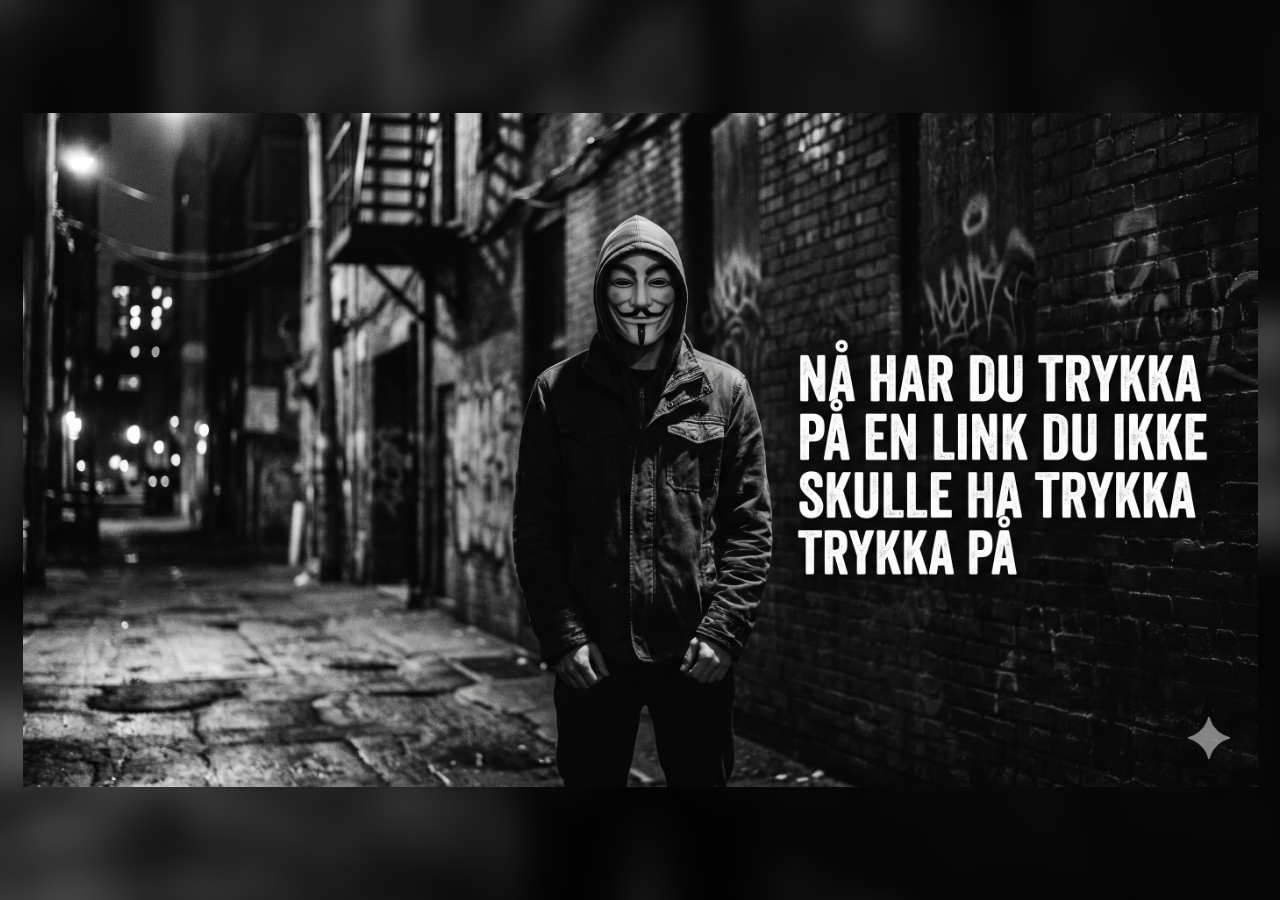
<file: index.html>
<!doctype html>
<html lang="nb">
<head>
<meta charset="utf-8" />
<meta name="viewport" content="width=device-width, initial-scale=1" />
<title>Ikke trykk her</title>
<style>
  * {
    box-sizing: border-box;
  }

  html,
  body {
    width: 100%;
    height: 100%;
    margin: 0;
    background: #000;
  }

  body {
    min-height: 100vh;
    overflow: hidden;
  }

  .screen-backdrop {
    position: fixed;
    inset: -28px;
    background: url("assets/ikke-trykk-her.png") center / cover no-repeat;
    filter: blur(18px) brightness(0.42);
  }

  .stage {
    position: fixed;
    inset: 0;
    z-index: 1;
    display: grid;
    place-items: center;
    width: 100vw;
    height: 100vh;
    padding: clamp(10px, 2.5vmin, 28px);
  }

  .screen-image {
    display: block;
    width: auto;
    height: auto;
    max-width: 100%;
    max-height: 100%;
    object-fit: contain;
  }

  @supports (height: 100dvh) {
    body {
      min-height: 100dvh;
    }

    .stage {
      height: 100dvh;
    }
  }
</style>
</head>
<body>
  <div class="screen-backdrop" aria-hidden="true"></div>
  <main class="stage">
    <img
      class="screen-image"
      src="assets/ikke-trykk-her.png"
      alt="Nå har du trykka på en link du ikke skulle ha trykka på"
    />
  </main>
</body>
</html>
</file>
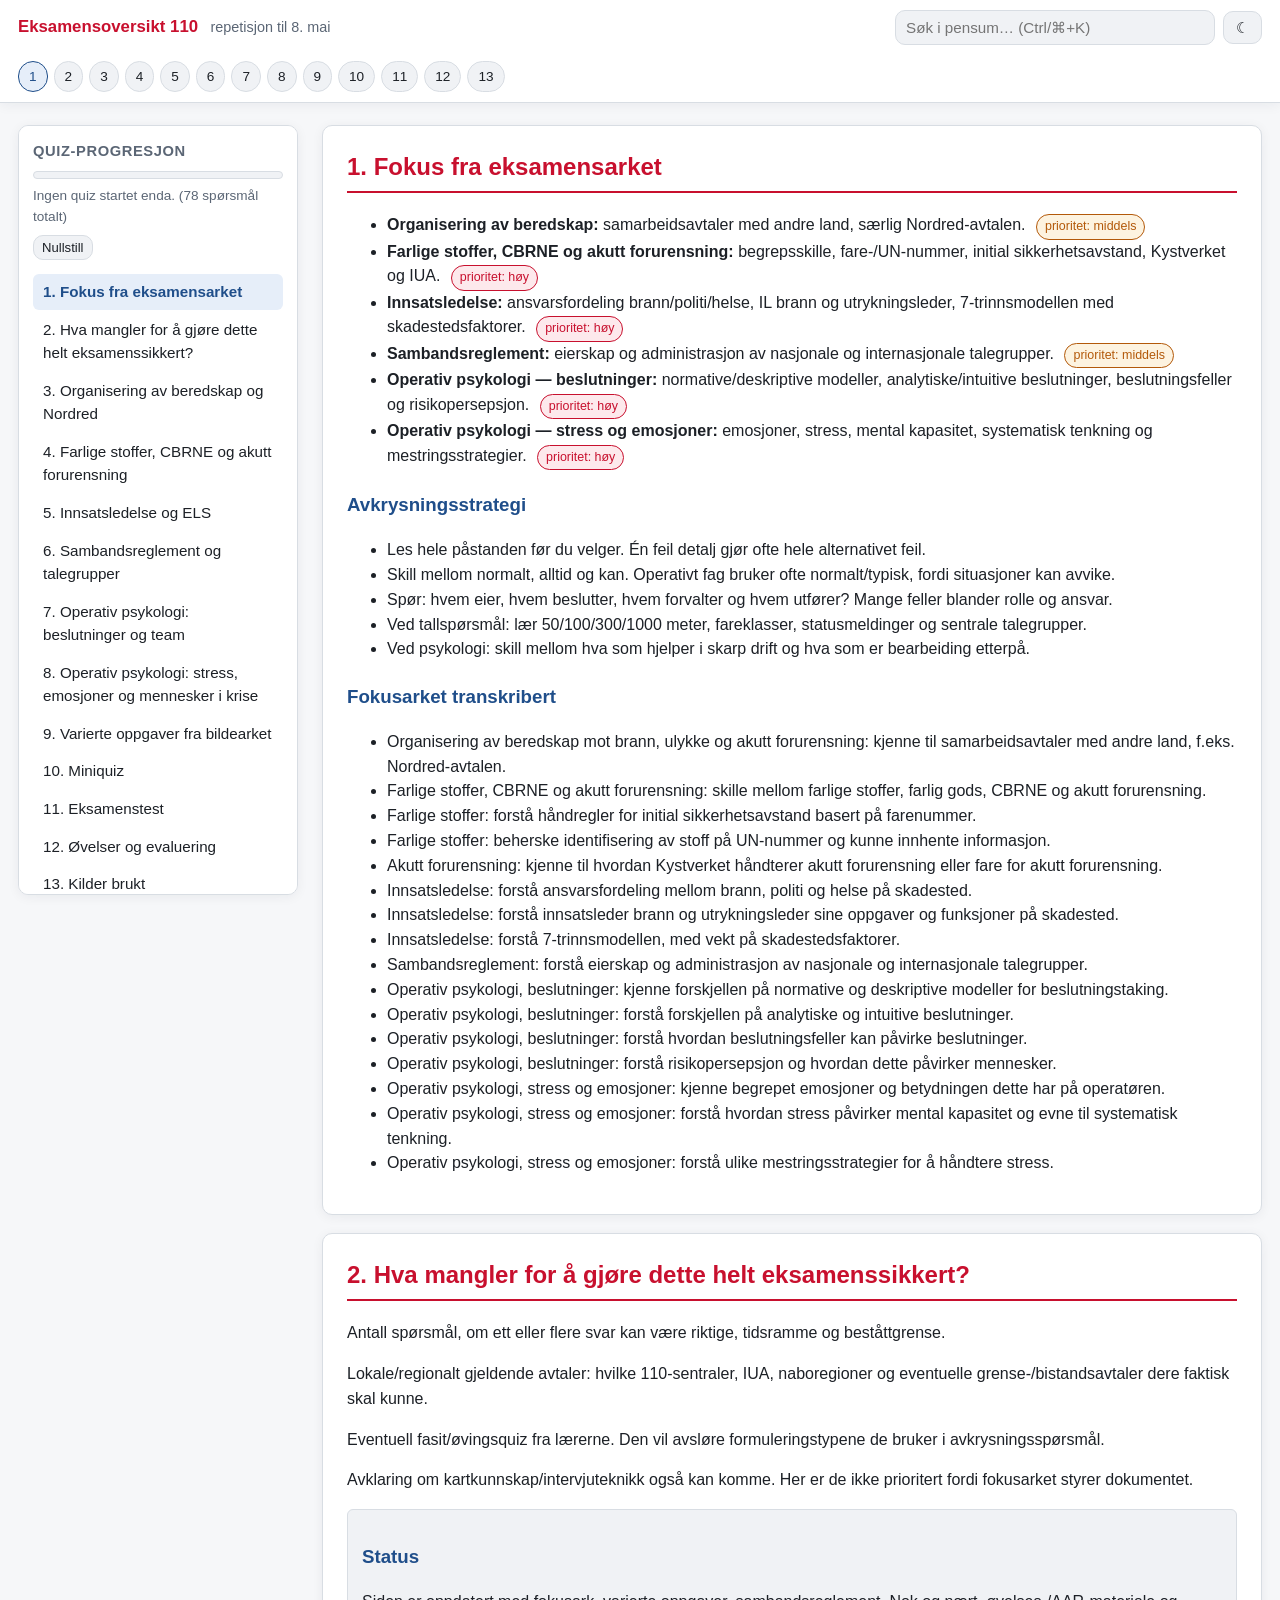
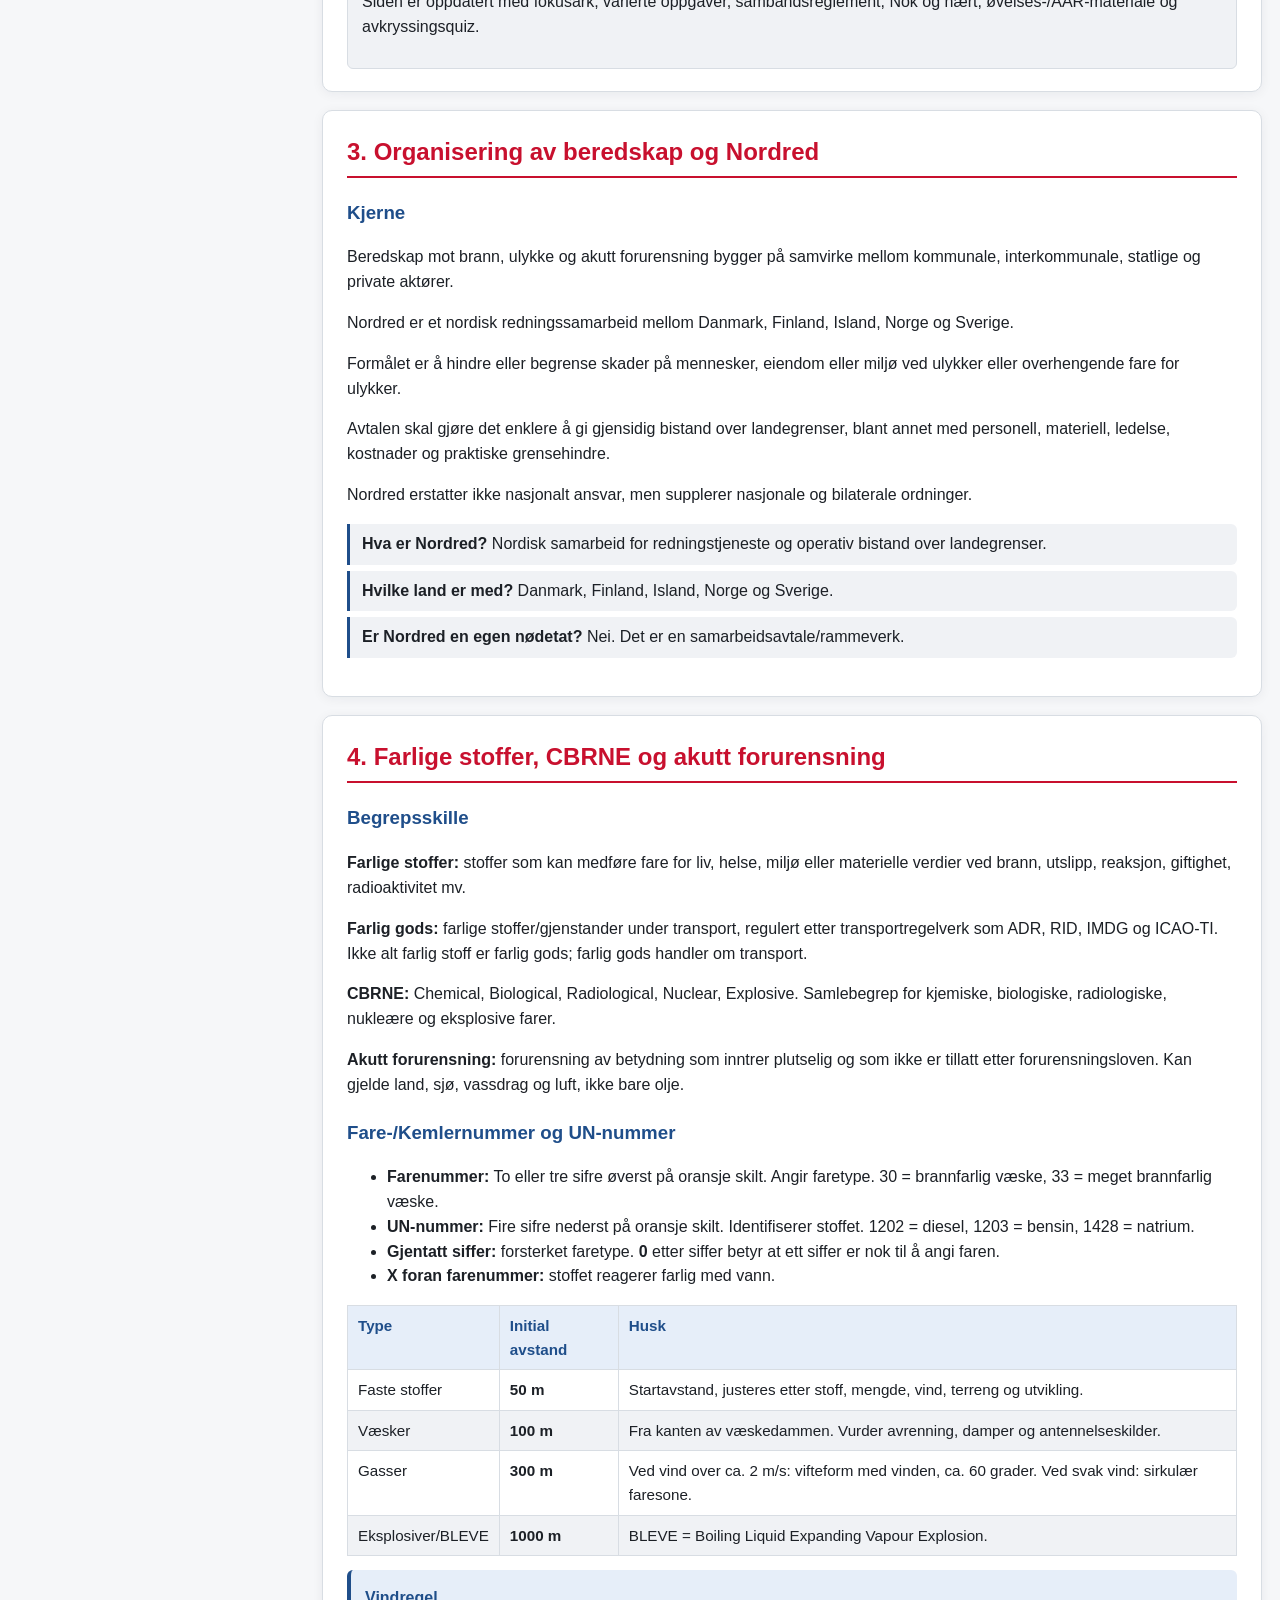
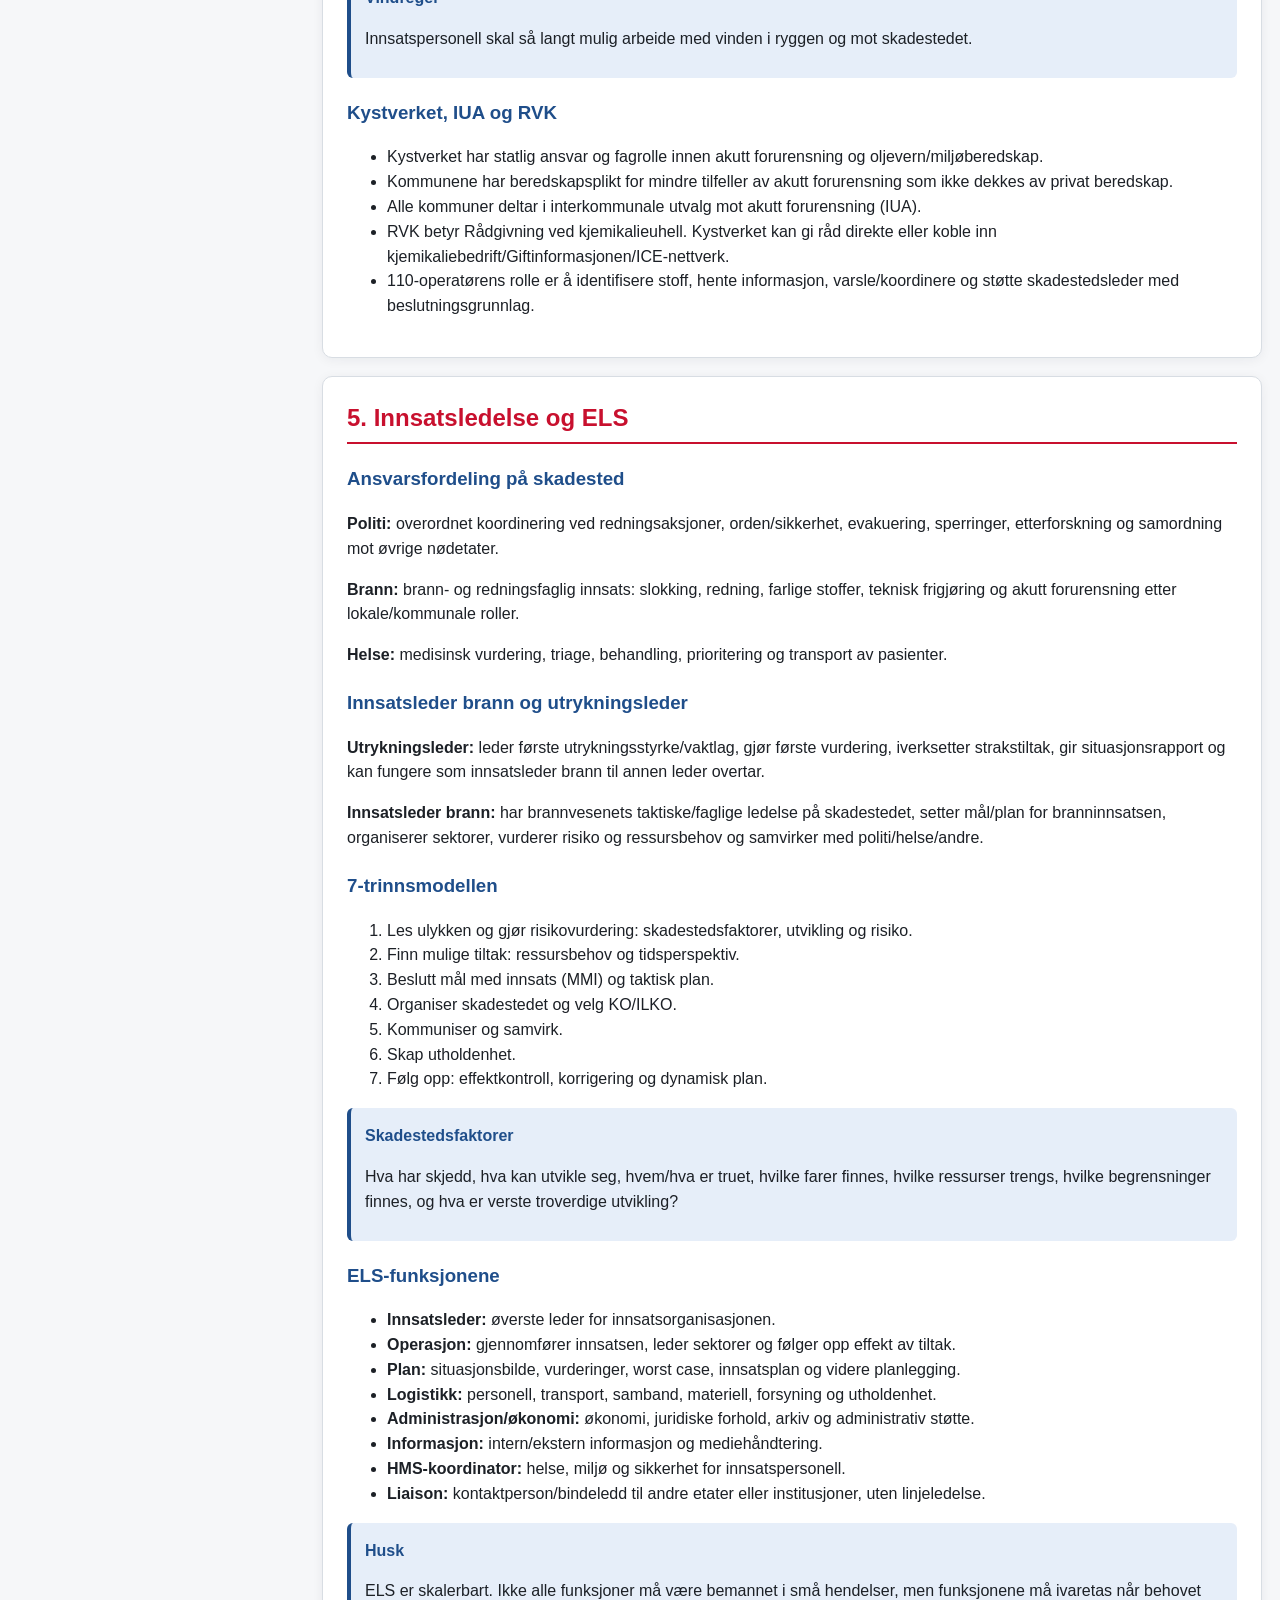
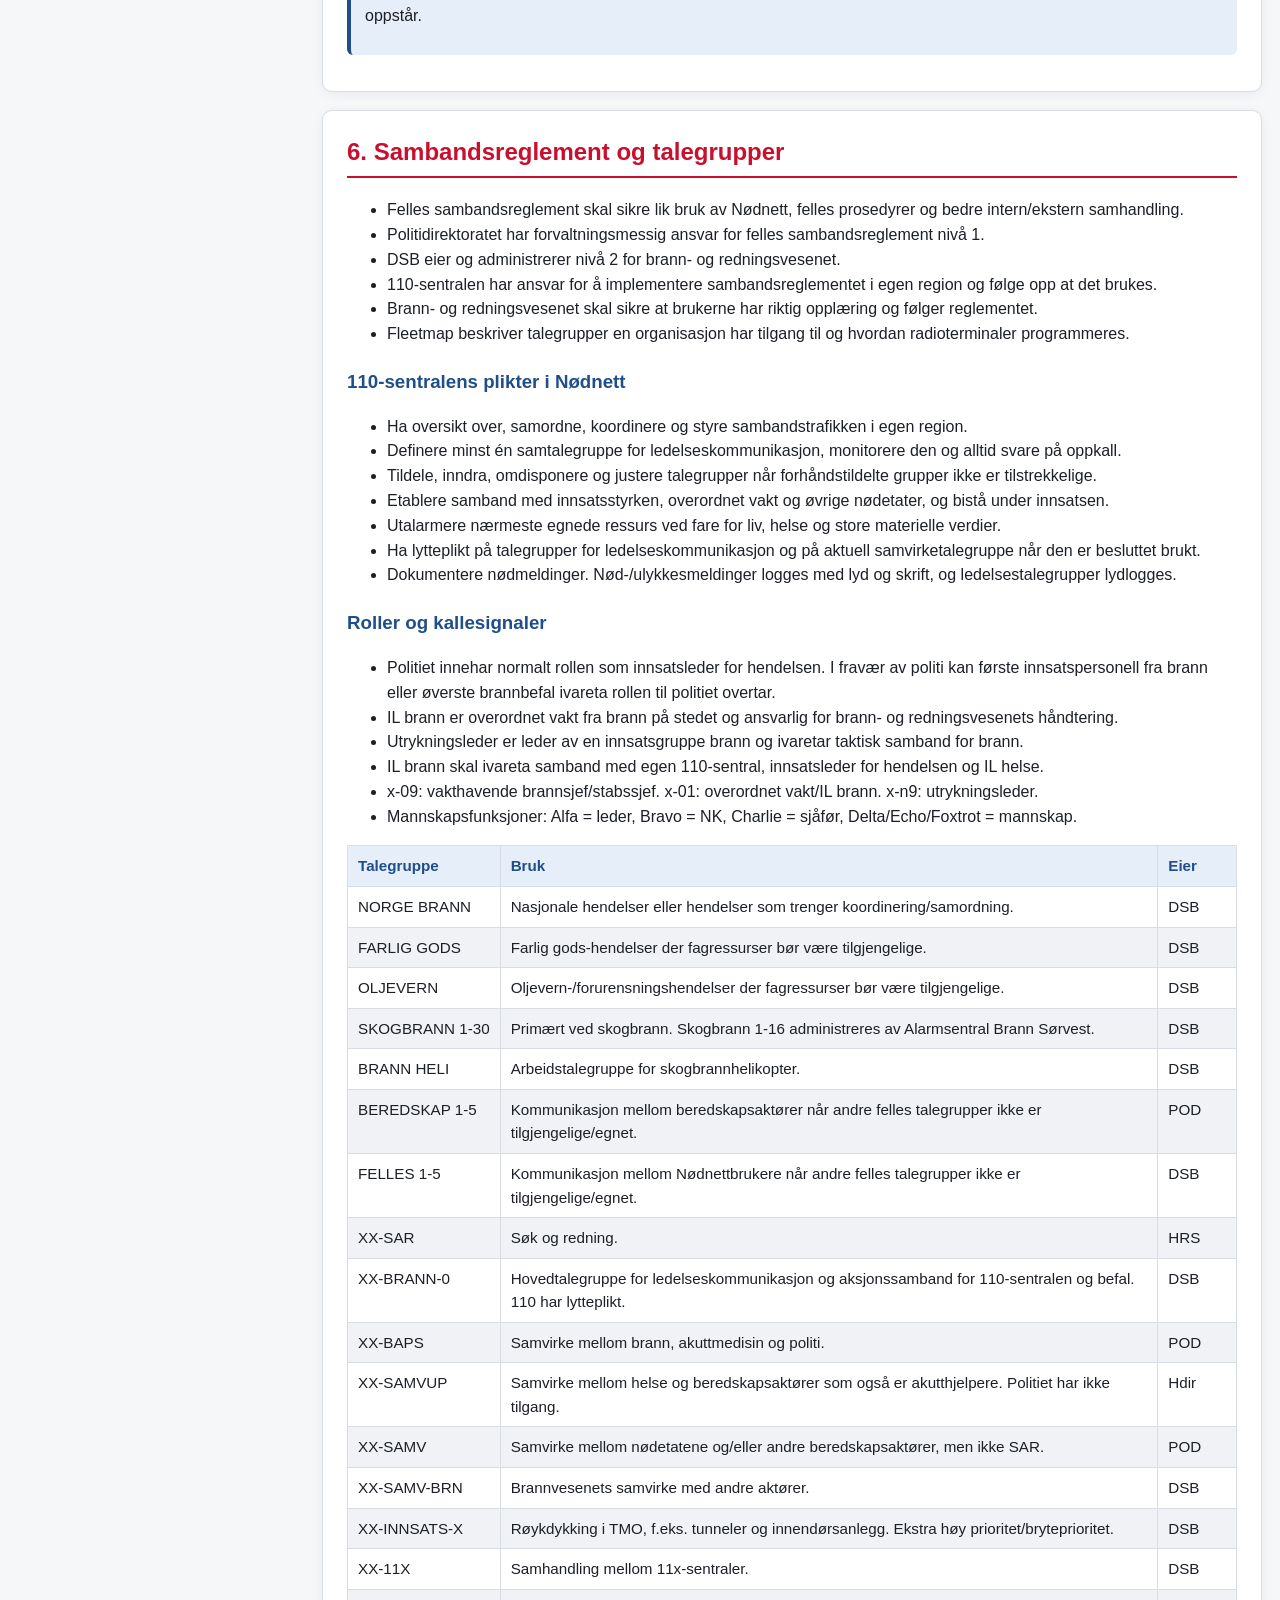
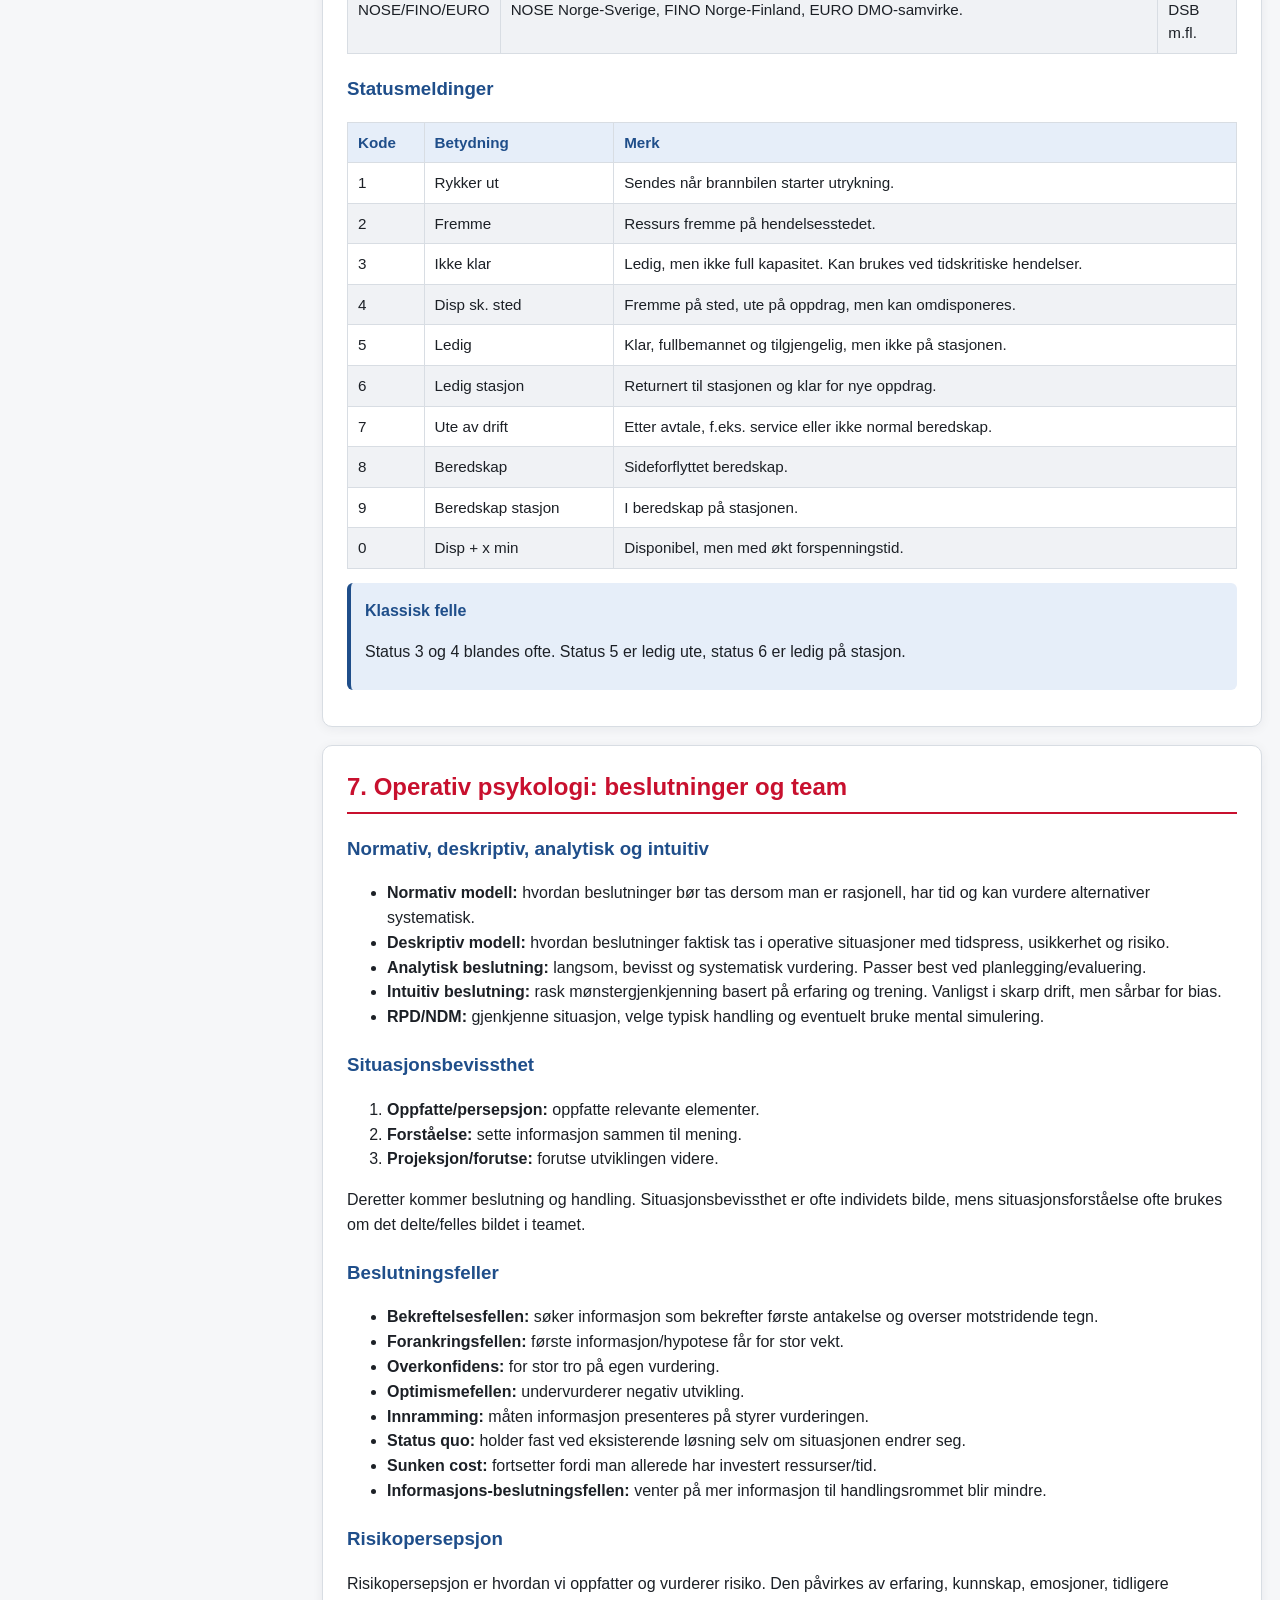
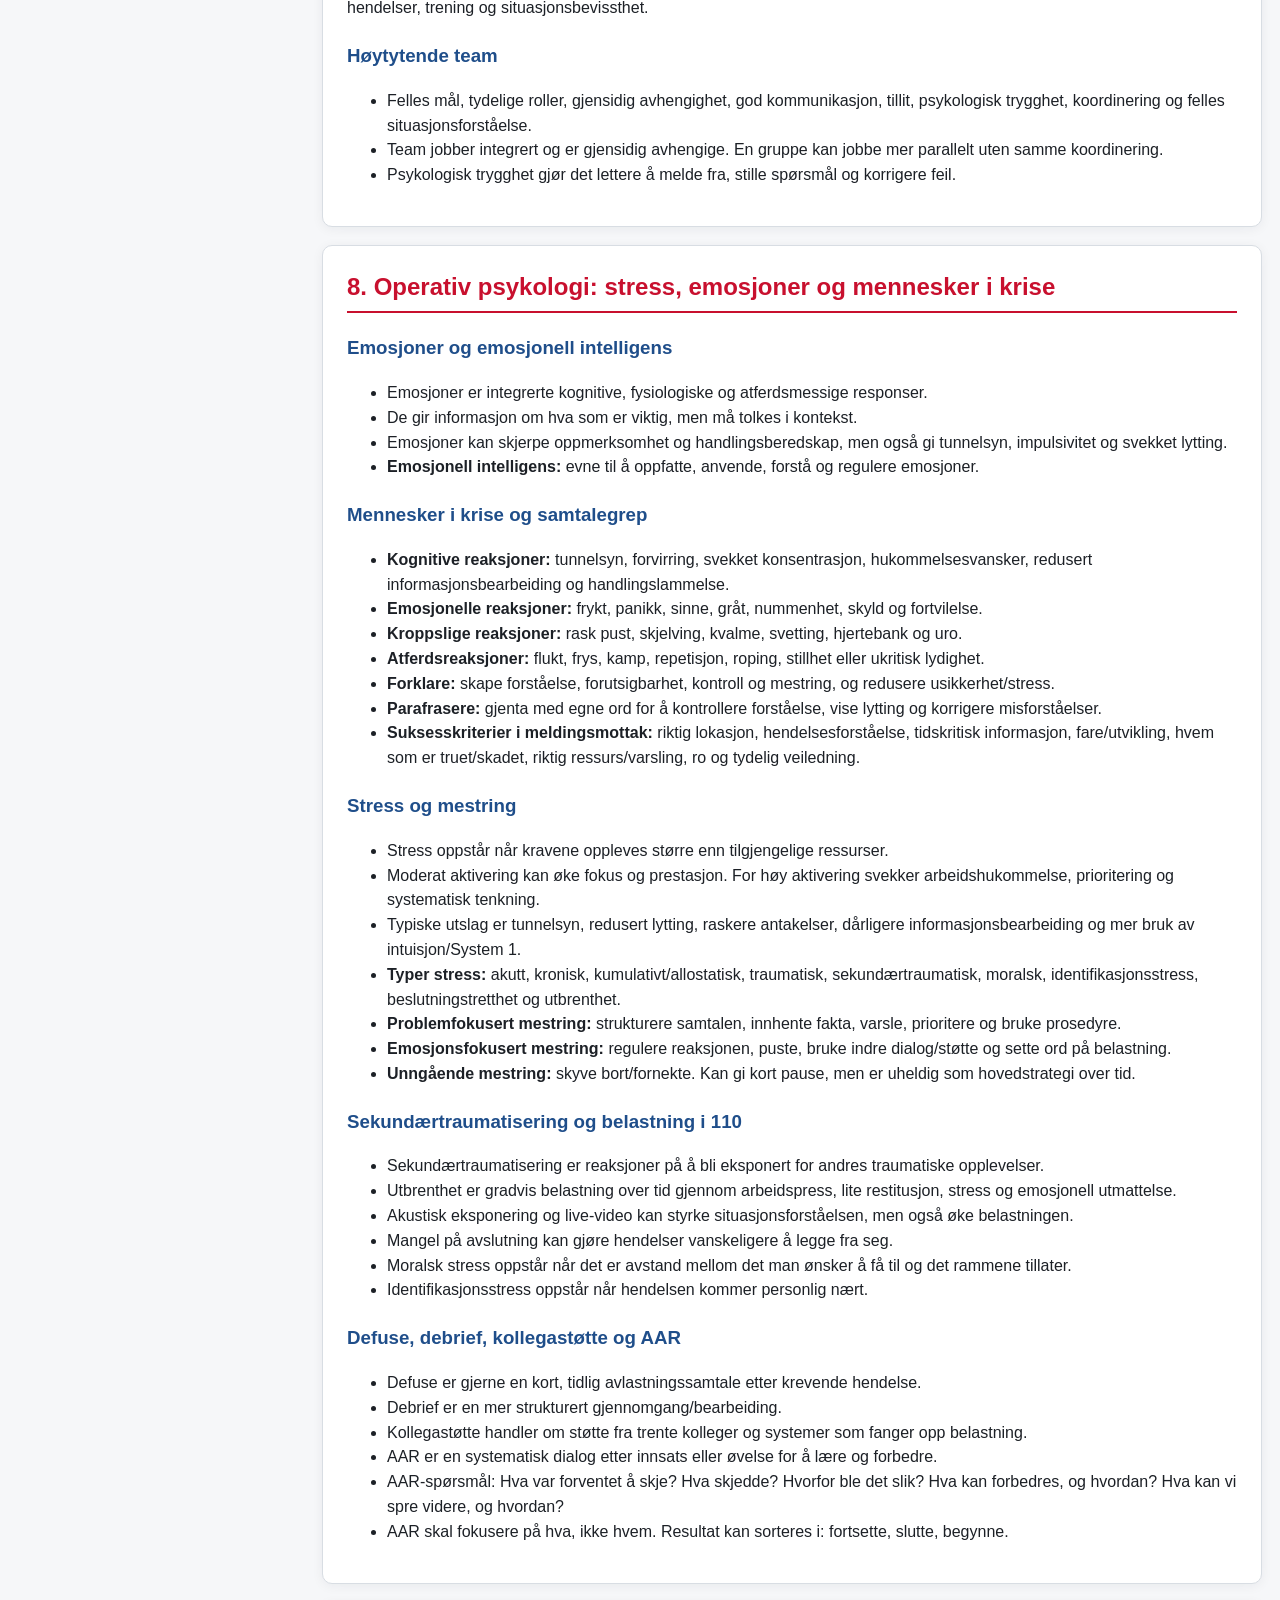
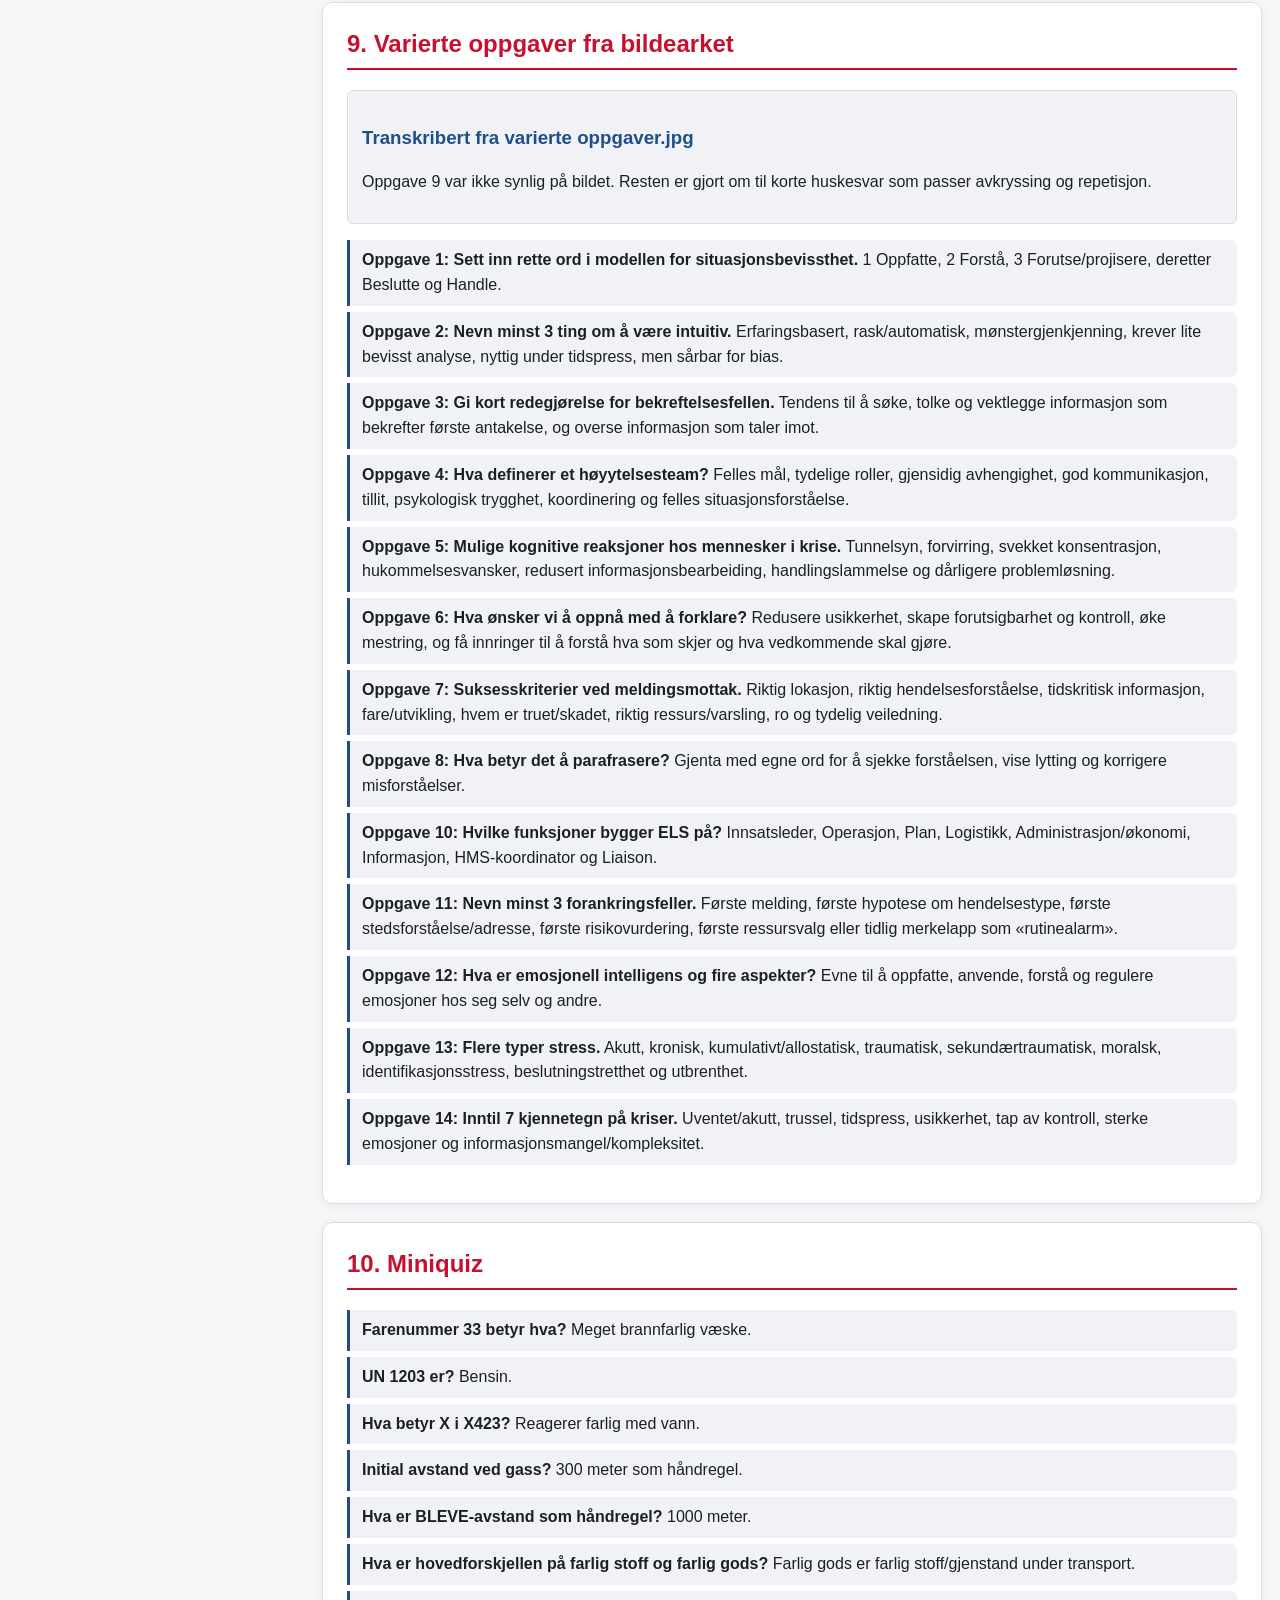
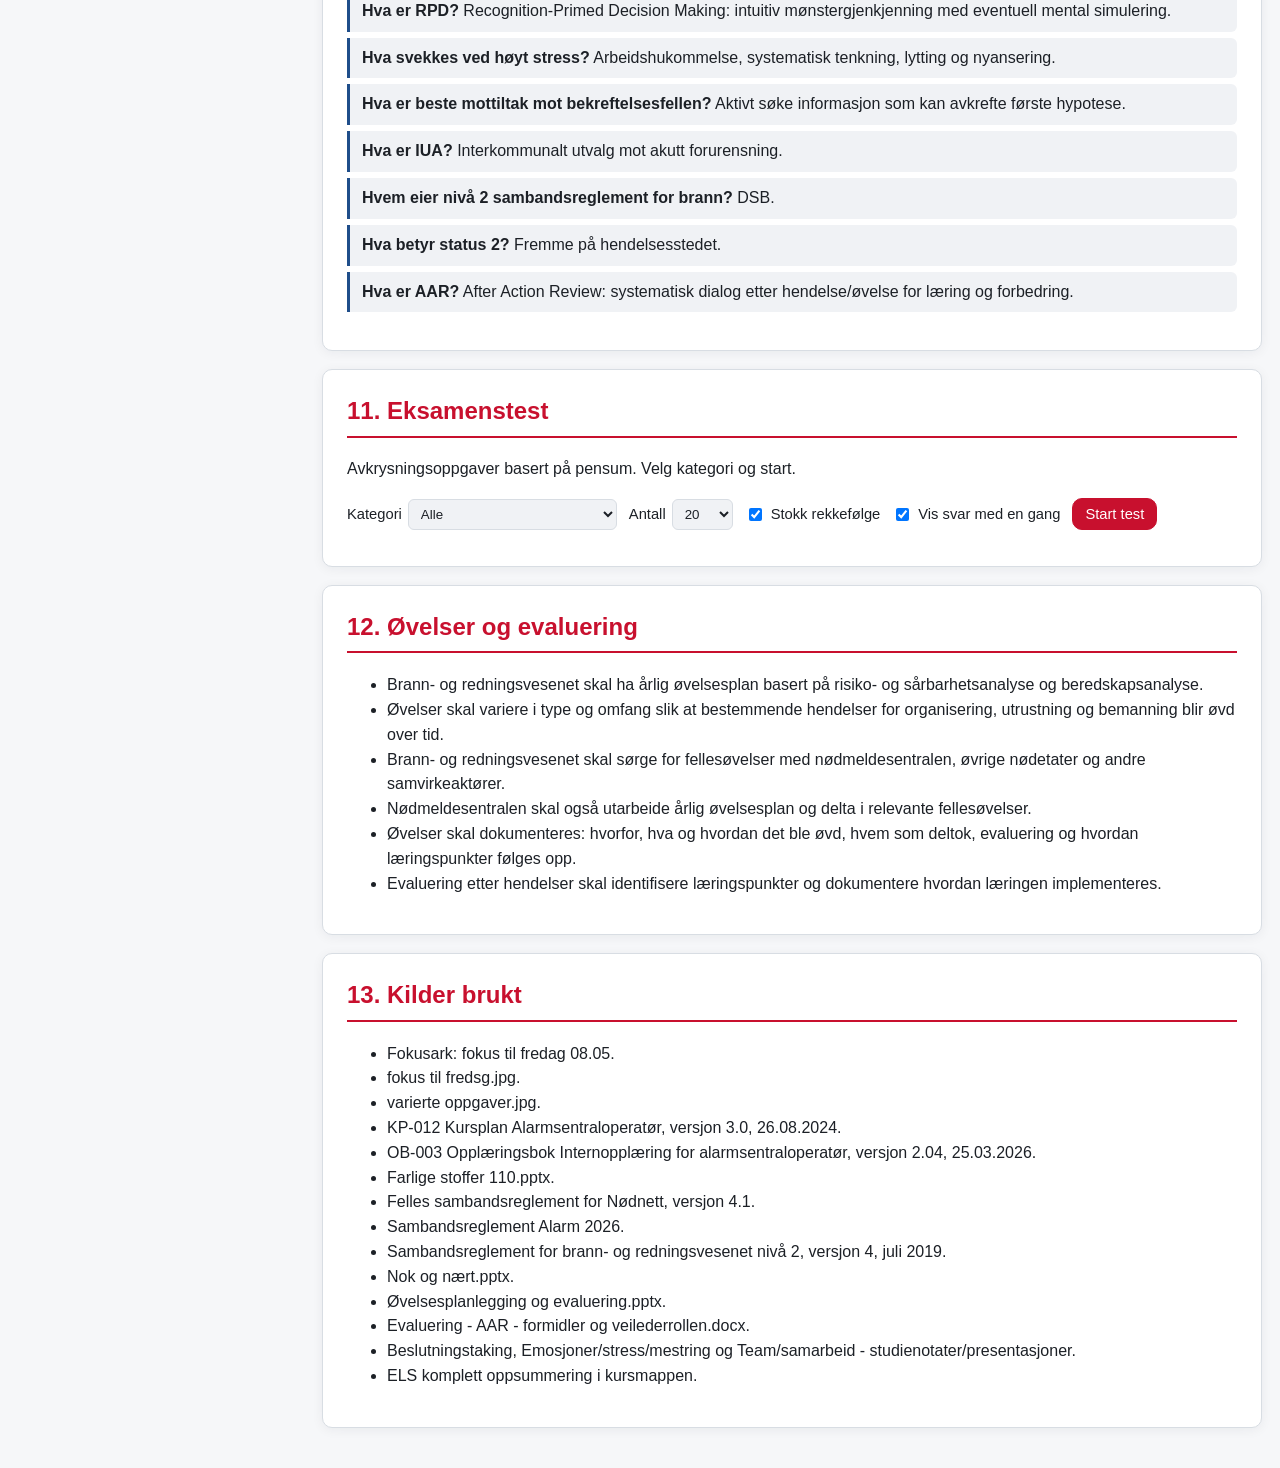
<file: safe-link/index.html>
<!doctype html>
<html lang="nb">
<head>
<meta charset="utf-8" />
<meta name="viewport" content="width=device-width, initial-scale=1" />
<title>Eksamensoversikt 110 — repetisjon til 8. mai</title>
<link rel="stylesheet" href="style.css" />
</head>
<body>
<header class="topbar">
  <div class="topbar-inner">
    <div class="brand">
      <strong>Eksamensoversikt 110</strong>
      <span class="muted">repetisjon til 8. mai</span>
    </div>
    <div class="topbar-actions">
      <input id="search" type="search" placeholder="Søk i pensum… (Ctrl/⌘+K)" aria-label="Søk" />
      <button id="theme-toggle" class="btn" aria-label="Bytt mørk modus" title="Bytt mørk modus">☾</button>
    </div>
  </div>
  <nav id="topnav" class="topnav" aria-label="Seksjoner"></nav>
</header>

<main class="layout">
  <aside class="sidebar" aria-label="Innhold">
    <div class="progress-card">
      <h3>Quiz-progresjon</h3>
      <div id="progress-bar"><div id="progress-fill"></div></div>
      <p id="progress-text" class="muted">Ingen quiz startet enda.</p>
      <button id="reset-progress" class="btn small">Nullstill</button>
    </div>
    <ol id="toc" class="toc"></ol>
    <div class="sidebar-footer muted small">
      <p>Oppdatert med fokusark, varierte oppgaver, sambandsreglement, farlige stoffer, ELS og operativ psykologi.</p>
    </div>
  </aside>

  <article id="content" class="content">
<section id="s1" class="card">
<h2>1. Fokus fra eksamensarket</h2>
<ul>
  <li><strong>Organisering av beredskap:</strong> samarbeidsavtaler med andre land, særlig Nordred-avtalen. <span class="prio middels">prioritet: middels</span></li>
  <li><strong>Farlige stoffer, CBRNE og akutt forurensning:</strong> begrepsskille, fare-/UN-nummer, initial sikkerhetsavstand, Kystverket og IUA. <span class="prio hoy">prioritet: høy</span></li>
  <li><strong>Innsatsledelse:</strong> ansvarsfordeling brann/politi/helse, IL brann og utrykningsleder, 7-trinnsmodellen med skadestedsfaktorer. <span class="prio hoy">prioritet: høy</span></li>
  <li><strong>Sambandsreglement:</strong> eierskap og administrasjon av nasjonale og internasjonale talegrupper. <span class="prio middels">prioritet: middels</span></li>
  <li><strong>Operativ psykologi — beslutninger:</strong> normative/deskriptive modeller, analytiske/intuitive beslutninger, beslutningsfeller og risikopersepsjon. <span class="prio hoy">prioritet: høy</span></li>
  <li><strong>Operativ psykologi — stress og emosjoner:</strong> emosjoner, stress, mental kapasitet, systematisk tenkning og mestringsstrategier. <span class="prio hoy">prioritet: høy</span></li>
</ul><h3>Avkrysningsstrategi</h3><ul>
  <li>Les hele påstanden før du velger. Én feil detalj gjør ofte hele alternativet feil.</li>
  <li>Skill mellom normalt, alltid og kan. Operativt fag bruker ofte normalt/typisk, fordi situasjoner kan avvike.</li>
  <li>Spør: hvem eier, hvem beslutter, hvem forvalter og hvem utfører? Mange feller blander rolle og ansvar.</li>
  <li>Ved tallspørsmål: lær 50/100/300/1000 meter, fareklasser, statusmeldinger og sentrale talegrupper.</li>
  <li>Ved psykologi: skill mellom hva som hjelper i skarp drift og hva som er bearbeiding etterpå.</li>
</ul><h3>Fokusarket transkribert</h3><ul>
  <li>Organisering av beredskap mot brann, ulykke og akutt forurensning: kjenne til samarbeidsavtaler med andre land, f.eks. Nordred-avtalen.</li>
  <li>Farlige stoffer, CBRNE og akutt forurensning: skille mellom farlige stoffer, farlig gods, CBRNE og akutt forurensning.</li>
  <li>Farlige stoffer: forstå håndregler for initial sikkerhetsavstand basert på farenummer.</li>
  <li>Farlige stoffer: beherske identifisering av stoff på UN-nummer og kunne innhente informasjon.</li>
  <li>Akutt forurensning: kjenne til hvordan Kystverket håndterer akutt forurensning eller fare for akutt forurensning.</li>
  <li>Innsatsledelse: forstå ansvarsfordeling mellom brann, politi og helse på skadested.</li>
  <li>Innsatsledelse: forstå innsatsleder brann og utrykningsleder sine oppgaver og funksjoner på skadested.</li>
  <li>Innsatsledelse: forstå 7-trinnsmodellen, med vekt på skadestedsfaktorer.</li>
  <li>Sambandsreglement: forstå eierskap og administrasjon av nasjonale og internasjonale talegrupper.</li>
  <li>Operativ psykologi, beslutninger: kjenne forskjellen på normative og deskriptive modeller for beslutningstaking.</li>
  <li>Operativ psykologi, beslutninger: forstå forskjellen på analytiske og intuitive beslutninger.</li>
  <li>Operativ psykologi, beslutninger: forstå hvordan beslutningsfeller kan påvirke beslutninger.</li>
  <li>Operativ psykologi, beslutninger: forstå risikopersepsjon og hvordan dette påvirker mennesker.</li>
  <li>Operativ psykologi, stress og emosjoner: kjenne begrepet emosjoner og betydningen dette har på operatøren.</li>
  <li>Operativ psykologi, stress og emosjoner: forstå hvordan stress påvirker mental kapasitet og evne til systematisk tenkning.</li>
  <li>Operativ psykologi, stress og emosjoner: forstå ulike mestringsstrategier for å håndtere stress.</li>
</ul>
</section><section id="s2" class="card">
<h2>2. Hva mangler for å gjøre dette helt eksamenssikkert?</h2>
<p>Antall spørsmål, om ett eller flere svar kan være riktige, tidsramme og beståttgrense.</p><p>Lokale/regionalt gjeldende avtaler: hvilke 110-sentraler, IUA, naboregioner og eventuelle grense-/bistandsavtaler dere faktisk skal kunne.</p><p>Eventuell fasit/øvingsquiz fra lærerne. Den vil avsløre formuleringstypene de bruker i avkrysningsspørsmål.</p><p>Avklaring om kartkunnskap/intervjuteknikk også kan komme. Her er de ikke prioritert fordi fokusarket styrer dokumentet.</p><div class="status-box"><h3>Status</h3><p>Siden er oppdatert med fokusark, varierte oppgaver, sambandsreglement, Nok og nært, øvelses-/AAR-materiale og avkryssingsquiz.</p></div>
</section><section id="s3" class="card">
<h2>3. Organisering av beredskap og Nordred</h2>
<h3>Kjerne</h3><p>Beredskap mot brann, ulykke og akutt forurensning bygger på samvirke mellom kommunale, interkommunale, statlige og private aktører.</p><p>Nordred er et nordisk redningssamarbeid mellom Danmark, Finland, Island, Norge og Sverige.</p><p>Formålet er å hindre eller begrense skader på mennesker, eiendom eller miljø ved ulykker eller overhengende fare for ulykker.</p><p>Avtalen skal gjøre det enklere å gi gjensidig bistand over landegrenser, blant annet med personell, materiell, ledelse, kostnader og praktiske grensehindre.</p><p>Nordred erstatter ikke nasjonalt ansvar, men supplerer nasjonale og bilaterale ordninger.</p><ul class="qa">
  <li><strong>Hva er Nordred?</strong> Nordisk samarbeid for redningstjeneste og operativ bistand over landegrenser.</li>
  <li><strong>Hvilke land er med?</strong> Danmark, Finland, Island, Norge og Sverige.</li>
  <li><strong>Er Nordred en egen nødetat?</strong> Nei. Det er en samarbeidsavtale/rammeverk.</li>
</ul>
</section><section id="s4" class="card">
<h2>4. Farlige stoffer, CBRNE og akutt forurensning</h2>
<h3>Begrepsskille</h3><p><strong>Farlige stoffer:</strong> stoffer som kan medføre fare for liv, helse, miljø eller materielle verdier ved brann, utslipp, reaksjon, giftighet, radioaktivitet mv.</p><p><strong>Farlig gods:</strong> farlige stoffer/gjenstander under transport, regulert etter transportregelverk som ADR, RID, IMDG og ICAO-TI. Ikke alt farlig stoff er farlig gods; farlig gods handler om transport.</p><p><strong>CBRNE:</strong> Chemical, Biological, Radiological, Nuclear, Explosive. Samlebegrep for kjemiske, biologiske, radiologiske, nukleære og eksplosive farer.</p><p><strong>Akutt forurensning:</strong> forurensning av betydning som inntrer plutselig og som ikke er tillatt etter forurensningsloven. Kan gjelde land, sjø, vassdrag og luft, ikke bare olje.</p><h3>Fare-/Kemlernummer og UN-nummer</h3><ul>
  <li><strong>Farenummer:</strong> To eller tre sifre øverst på oransje skilt. Angir faretype. 30 = brannfarlig væske, 33 = meget brannfarlig væske.</li>
  <li><strong>UN-nummer:</strong> Fire sifre nederst på oransje skilt. Identifiserer stoffet. 1202 = diesel, 1203 = bensin, 1428 = natrium.</li>
  <li><strong>Gjentatt siffer:</strong> forsterket faretype. <strong>0</strong> etter siffer betyr at ett siffer er nok til å angi faren.</li>
  <li><strong>X foran farenummer:</strong> stoffet reagerer farlig med vann.</li>
</ul><table class="grid"><thead><tr><th>Type</th><th>Initial avstand</th><th>Husk</th></tr></thead><tbody><tr><td>Faste stoffer</td><td><strong>50 m</strong></td><td>Startavstand, justeres etter stoff, mengde, vind, terreng og utvikling.</td></tr>
<tr><td>Væsker</td><td><strong>100 m</strong></td><td>Fra kanten av væskedammen. Vurder avrenning, damper og antennelseskilder.</td></tr>
<tr><td>Gasser</td><td><strong>300 m</strong></td><td>Ved vind over ca. 2 m/s: vifteform med vinden, ca. 60 grader. Ved svak vind: sirkulær faresone.</td></tr>
<tr><td>Eksplosiver/BLEVE</td><td><strong>1000 m</strong></td><td>BLEVE = Boiling Liquid Expanding Vapour Explosion.</td></tr></tbody></table><div class="callout"><h4>Vindregel</h4><p>Innsatspersonell skal så langt mulig arbeide med vinden i ryggen og mot skadestedet.</p></div><h3>Kystverket, IUA og RVK</h3><ul>
  <li>Kystverket har statlig ansvar og fagrolle innen akutt forurensning og oljevern/miljøberedskap.</li>
  <li>Kommunene har beredskapsplikt for mindre tilfeller av akutt forurensning som ikke dekkes av privat beredskap.</li>
  <li>Alle kommuner deltar i interkommunale utvalg mot akutt forurensning (IUA).</li>
  <li>RVK betyr Rådgivning ved kjemikalieuhell. Kystverket kan gi råd direkte eller koble inn kjemikaliebedrift/Giftinformasjonen/ICE-nettverk.</li>
  <li>110-operatørens rolle er å identifisere stoff, hente informasjon, varsle/koordinere og støtte skadestedsleder med beslutningsgrunnlag.</li>
</ul>
</section><section id="s5" class="card">
<h2>5. Innsatsledelse og ELS</h2>
<h3>Ansvarsfordeling på skadested</h3><p><strong>Politi:</strong> overordnet koordinering ved redningsaksjoner, orden/sikkerhet, evakuering, sperringer, etterforskning og samordning mot øvrige nødetater.</p><p><strong>Brann:</strong> brann- og redningsfaglig innsats: slokking, redning, farlige stoffer, teknisk frigjøring og akutt forurensning etter lokale/kommunale roller.</p><p><strong>Helse:</strong> medisinsk vurdering, triage, behandling, prioritering og transport av pasienter.</p><h3>Innsatsleder brann og utrykningsleder</h3><p><strong>Utrykningsleder:</strong> leder første utrykningsstyrke/vaktlag, gjør første vurdering, iverksetter strakstiltak, gir situasjonsrapport og kan fungere som innsatsleder brann til annen leder overtar.</p><p><strong>Innsatsleder brann:</strong> har brannvesenets taktiske/faglige ledelse på skadestedet, setter mål/plan for branninnsatsen, organiserer sektorer, vurderer risiko og ressursbehov og samvirker med politi/helse/andre.</p><h3>7-trinnsmodellen</h3><ol>
  <li>Les ulykken og gjør risikovurdering: skadestedsfaktorer, utvikling og risiko.</li>
  <li>Finn mulige tiltak: ressursbehov og tidsperspektiv.</li>
  <li>Beslutt mål med innsats (MMI) og taktisk plan.</li>
  <li>Organiser skadestedet og velg KO/ILKO.</li>
  <li>Kommuniser og samvirk.</li>
  <li>Skap utholdenhet.</li>
  <li>Følg opp: effektkontroll, korrigering og dynamisk plan.</li>
</ol><div class="callout"><h4>Skadestedsfaktorer</h4><p>Hva har skjedd, hva kan utvikle seg, hvem/hva er truet, hvilke farer finnes, hvilke ressurser trengs, hvilke begrensninger finnes, og hva er verste troverdige utvikling?</p></div><h3>ELS-funksjonene</h3><ul>
  <li><strong>Innsatsleder:</strong> øverste leder for innsatsorganisasjonen.</li>
  <li><strong>Operasjon:</strong> gjennomfører innsatsen, leder sektorer og følger opp effekt av tiltak.</li>
  <li><strong>Plan:</strong> situasjonsbilde, vurderinger, worst case, innsatsplan og videre planlegging.</li>
  <li><strong>Logistikk:</strong> personell, transport, samband, materiell, forsyning og utholdenhet.</li>
  <li><strong>Administrasjon/økonomi:</strong> økonomi, juridiske forhold, arkiv og administrativ støtte.</li>
  <li><strong>Informasjon:</strong> intern/ekstern informasjon og mediehåndtering.</li>
  <li><strong>HMS-koordinator:</strong> helse, miljø og sikkerhet for innsatspersonell.</li>
  <li><strong>Liaison:</strong> kontaktperson/bindeledd til andre etater eller institusjoner, uten linjeledelse.</li>
</ul><div class="callout"><h4>Husk</h4><p>ELS er skalerbart. Ikke alle funksjoner må være bemannet i små hendelser, men funksjonene må ivaretas når behovet oppstår.</p></div>
</section><section id="s6" class="card">
<h2>6. Sambandsreglement og talegrupper</h2>
<ul>
  <li>Felles sambandsreglement skal sikre lik bruk av Nødnett, felles prosedyrer og bedre intern/ekstern samhandling.</li>
  <li>Politidirektoratet har forvaltningsmessig ansvar for felles sambandsreglement nivå 1.</li>
  <li>DSB eier og administrerer nivå 2 for brann- og redningsvesenet.</li>
  <li>110-sentralen har ansvar for å implementere sambandsreglementet i egen region og følge opp at det brukes.</li>
  <li>Brann- og redningsvesenet skal sikre at brukerne har riktig opplæring og følger reglementet.</li>
  <li>Fleetmap beskriver talegrupper en organisasjon har tilgang til og hvordan radioterminaler programmeres.</li>
</ul><h3>110-sentralens plikter i Nødnett</h3><ul>
  <li>Ha oversikt over, samordne, koordinere og styre sambandstrafikken i egen region.</li>
  <li>Definere minst én samtalegruppe for ledelseskommunikasjon, monitorere den og alltid svare på oppkall.</li>
  <li>Tildele, inndra, omdisponere og justere talegrupper når forhåndstildelte grupper ikke er tilstrekkelige.</li>
  <li>Etablere samband med innsatsstyrken, overordnet vakt og øvrige nødetater, og bistå under innsatsen.</li>
  <li>Utalarmere nærmeste egnede ressurs ved fare for liv, helse og store materielle verdier.</li>
  <li>Ha lytteplikt på talegrupper for ledelseskommunikasjon og på aktuell samvirketalegruppe når den er besluttet brukt.</li>
  <li>Dokumentere nødmeldinger. Nød-/ulykkesmeldinger logges med lyd og skrift, og ledelsestalegrupper lydlogges.</li>
</ul><h3>Roller og kallesignaler</h3><ul>
  <li>Politiet innehar normalt rollen som innsatsleder for hendelsen. I fravær av politi kan første innsatspersonell fra brann eller øverste brannbefal ivareta rollen til politiet overtar.</li>
  <li>IL brann er overordnet vakt fra brann på stedet og ansvarlig for brann- og redningsvesenets håndtering.</li>
  <li>Utrykningsleder er leder av en innsatsgruppe brann og ivaretar taktisk samband for brann.</li>
  <li>IL brann skal ivareta samband med egen 110-sentral, innsatsleder for hendelsen og IL helse.</li>
  <li>x-09: vakthavende brannsjef/stabssjef. x-01: overordnet vakt/IL brann. x-n9: utrykningsleder.</li>
  <li>Mannskapsfunksjoner: Alfa = leder, Bravo = NK, Charlie = sjåfør, Delta/Echo/Foxtrot = mannskap.</li>
</ul><table class="grid"><thead><tr><th>Talegruppe</th><th>Bruk</th><th>Eier</th></tr></thead><tbody><tr><td>NORGE BRANN</td><td>Nasjonale hendelser eller hendelser som trenger koordinering/samordning.</td><td>DSB</td></tr>
<tr><td>FARLIG GODS</td><td>Farlig gods-hendelser der fagressurser bør være tilgjengelige.</td><td>DSB</td></tr>
<tr><td>OLJEVERN</td><td>Oljevern-/forurensningshendelser der fagressurser bør være tilgjengelige.</td><td>DSB</td></tr>
<tr><td>SKOGBRANN 1-30</td><td>Primært ved skogbrann. Skogbrann 1-16 administreres av Alarmsentral Brann Sørvest.</td><td>DSB</td></tr>
<tr><td>BRANN HELI</td><td>Arbeidstalegruppe for skogbrannhelikopter.</td><td>DSB</td></tr>
<tr><td>BEREDSKAP 1-5</td><td>Kommunikasjon mellom beredskapsaktører når andre felles talegrupper ikke er tilgjengelige/egnet.</td><td>POD</td></tr>
<tr><td>FELLES 1-5</td><td>Kommunikasjon mellom Nødnettbrukere når andre felles talegrupper ikke er tilgjengelige/egnet.</td><td>DSB</td></tr>
<tr><td>XX-SAR</td><td>Søk og redning.</td><td>HRS</td></tr>
<tr><td>XX-BRANN-0</td><td>Hovedtalegruppe for ledelseskommunikasjon og aksjonssamband for 110-sentralen og befal. 110 har lytteplikt.</td><td>DSB</td></tr>
<tr><td>XX-BAPS</td><td>Samvirke mellom brann, akuttmedisin og politi.</td><td>POD</td></tr>
<tr><td>XX-SAMVUP</td><td>Samvirke mellom helse og beredskapsaktører som også er akutthjelpere. Politiet har ikke tilgang.</td><td>Hdir</td></tr>
<tr><td>XX-SAMV</td><td>Samvirke mellom nødetatene og/eller andre beredskapsaktører, men ikke SAR.</td><td>POD</td></tr>
<tr><td>XX-SAMV-BRN</td><td>Brannvesenets samvirke med andre aktører.</td><td>DSB</td></tr>
<tr><td>XX-INNSATS-X</td><td>Røykdykking i TMO, f.eks. tunneler og innendørsanlegg. Ekstra høy prioritet/bryteprioritet.</td><td>DSB</td></tr>
<tr><td>XX-11X</td><td>Samhandling mellom 11x-sentraler.</td><td>DSB</td></tr>
<tr><td>NOSE/FINO/EURO</td><td>NOSE Norge-Sverige, FINO Norge-Finland, EURO DMO-samvirke.</td><td>DSB m.fl.</td></tr></tbody></table><h3>Statusmeldinger</h3><table class="grid"><thead><tr><th>Kode</th><th>Betydning</th><th>Merk</th></tr></thead><tbody><tr><td>1</td><td>Rykker ut</td><td>Sendes når brannbilen starter utrykning.</td></tr>
<tr><td>2</td><td>Fremme</td><td>Ressurs fremme på hendelsesstedet.</td></tr>
<tr><td>3</td><td>Ikke klar</td><td>Ledig, men ikke full kapasitet. Kan brukes ved tidskritiske hendelser.</td></tr>
<tr><td>4</td><td>Disp sk. sted</td><td>Fremme på sted, ute på oppdrag, men kan omdisponeres.</td></tr>
<tr><td>5</td><td>Ledig</td><td>Klar, fullbemannet og tilgjengelig, men ikke på stasjonen.</td></tr>
<tr><td>6</td><td>Ledig stasjon</td><td>Returnert til stasjonen og klar for nye oppdrag.</td></tr>
<tr><td>7</td><td>Ute av drift</td><td>Etter avtale, f.eks. service eller ikke normal beredskap.</td></tr>
<tr><td>8</td><td>Beredskap</td><td>Sideforflyttet beredskap.</td></tr>
<tr><td>9</td><td>Beredskap stasjon</td><td>I beredskap på stasjonen.</td></tr>
<tr><td>0</td><td>Disp + x min</td><td>Disponibel, men med økt forspenningstid.</td></tr></tbody></table><div class="callout"><h4>Klassisk felle</h4><p>Status 3 og 4 blandes ofte. Status 5 er ledig ute, status 6 er ledig på stasjon.</p></div>
</section><section id="s7" class="card">
<h2>7. Operativ psykologi: beslutninger og team</h2>
<h3>Normativ, deskriptiv, analytisk og intuitiv</h3><ul>
  <li><strong>Normativ modell:</strong> hvordan beslutninger bør tas dersom man er rasjonell, har tid og kan vurdere alternativer systematisk.</li>
  <li><strong>Deskriptiv modell:</strong> hvordan beslutninger faktisk tas i operative situasjoner med tidspress, usikkerhet og risiko.</li>
  <li><strong>Analytisk beslutning:</strong> langsom, bevisst og systematisk vurdering. Passer best ved planlegging/evaluering.</li>
  <li><strong>Intuitiv beslutning:</strong> rask mønstergjenkjenning basert på erfaring og trening. Vanligst i skarp drift, men sårbar for bias.</li>
  <li><strong>RPD/NDM:</strong> gjenkjenne situasjon, velge typisk handling og eventuelt bruke mental simulering.</li>
</ul><h3>Situasjonsbevissthet</h3><ol>
  <li><strong>Oppfatte/persepsjon:</strong> oppfatte relevante elementer.</li>
  <li><strong>Forståelse:</strong> sette informasjon sammen til mening.</li>
  <li><strong>Projeksjon/forutse:</strong> forutse utviklingen videre.</li>
</ol><p>Deretter kommer beslutning og handling. Situasjonsbevissthet er ofte individets bilde, mens situasjonsforståelse ofte brukes om det delte/felles bildet i teamet.</p><h3>Beslutningsfeller</h3><ul>
  <li><strong>Bekreftelsesfellen:</strong> søker informasjon som bekrefter første antakelse og overser motstridende tegn.</li>
  <li><strong>Forankringsfellen:</strong> første informasjon/hypotese får for stor vekt.</li>
  <li><strong>Overkonfidens:</strong> for stor tro på egen vurdering.</li>
  <li><strong>Optimismefellen:</strong> undervurderer negativ utvikling.</li>
  <li><strong>Innramming:</strong> måten informasjon presenteres på styrer vurderingen.</li>
  <li><strong>Status quo:</strong> holder fast ved eksisterende løsning selv om situasjonen endrer seg.</li>
  <li><strong>Sunken cost:</strong> fortsetter fordi man allerede har investert ressurser/tid.</li>
  <li><strong>Informasjons-beslutningsfellen:</strong> venter på mer informasjon til handlingsrommet blir mindre.</li>
</ul><h3>Risikopersepsjon</h3><p>Risikopersepsjon er hvordan vi oppfatter og vurderer risiko. Den påvirkes av erfaring, kunnskap, emosjoner, tidligere hendelser, trening og situasjonsbevissthet.</p><h3>Høytytende team</h3><ul>
  <li>Felles mål, tydelige roller, gjensidig avhengighet, god kommunikasjon, tillit, psykologisk trygghet, koordinering og felles situasjonsforståelse.</li>
  <li>Team jobber integrert og er gjensidig avhengige. En gruppe kan jobbe mer parallelt uten samme koordinering.</li>
  <li>Psykologisk trygghet gjør det lettere å melde fra, stille spørsmål og korrigere feil.</li>
</ul>
</section><section id="s8" class="card">
<h2>8. Operativ psykologi: stress, emosjoner og mennesker i krise</h2>
<h3>Emosjoner og emosjonell intelligens</h3><ul>
  <li>Emosjoner er integrerte kognitive, fysiologiske og atferdsmessige responser.</li>
  <li>De gir informasjon om hva som er viktig, men må tolkes i kontekst.</li>
  <li>Emosjoner kan skjerpe oppmerksomhet og handlingsberedskap, men også gi tunnelsyn, impulsivitet og svekket lytting.</li>
  <li><strong>Emosjonell intelligens:</strong> evne til å oppfatte, anvende, forstå og regulere emosjoner.</li>
</ul><h3>Mennesker i krise og samtalegrep</h3><ul>
  <li><strong>Kognitive reaksjoner:</strong> tunnelsyn, forvirring, svekket konsentrasjon, hukommelsesvansker, redusert informasjonsbearbeiding og handlingslammelse.</li>
  <li><strong>Emosjonelle reaksjoner:</strong> frykt, panikk, sinne, gråt, nummenhet, skyld og fortvilelse.</li>
  <li><strong>Kroppslige reaksjoner:</strong> rask pust, skjelving, kvalme, svetting, hjertebank og uro.</li>
  <li><strong>Atferdsreaksjoner:</strong> flukt, frys, kamp, repetisjon, roping, stillhet eller ukritisk lydighet.</li>
  <li><strong>Forklare:</strong> skape forståelse, forutsigbarhet, kontroll og mestring, og redusere usikkerhet/stress.</li>
  <li><strong>Parafrasere:</strong> gjenta med egne ord for å kontrollere forståelse, vise lytting og korrigere misforståelser.</li>
  <li><strong>Suksesskriterier i meldingsmottak:</strong> riktig lokasjon, hendelsesforståelse, tidskritisk informasjon, fare/utvikling, hvem som er truet/skadet, riktig ressurs/varsling, ro og tydelig veiledning.</li>
</ul><h3>Stress og mestring</h3><ul>
  <li>Stress oppstår når kravene oppleves større enn tilgjengelige ressurser.</li>
  <li>Moderat aktivering kan øke fokus og prestasjon. For høy aktivering svekker arbeidshukommelse, prioritering og systematisk tenkning.</li>
  <li>Typiske utslag er tunnelsyn, redusert lytting, raskere antakelser, dårligere informasjonsbearbeiding og mer bruk av intuisjon/System 1.</li>
  <li><strong>Typer stress:</strong> akutt, kronisk, kumulativt/allostatisk, traumatisk, sekundærtraumatisk, moralsk, identifikasjonsstress, beslutningstretthet og utbrenthet.</li>
  <li><strong>Problemfokusert mestring:</strong> strukturere samtalen, innhente fakta, varsle, prioritere og bruke prosedyre.</li>
  <li><strong>Emosjonsfokusert mestring:</strong> regulere reaksjonen, puste, bruke indre dialog/støtte og sette ord på belastning.</li>
  <li><strong>Unngående mestring:</strong> skyve bort/fornekte. Kan gi kort pause, men er uheldig som hovedstrategi over tid.</li>
</ul><h3>Sekundærtraumatisering og belastning i 110</h3><ul>
  <li>Sekundærtraumatisering er reaksjoner på å bli eksponert for andres traumatiske opplevelser.</li>
  <li>Utbrenthet er gradvis belastning over tid gjennom arbeidspress, lite restitusjon, stress og emosjonell utmattelse.</li>
  <li>Akustisk eksponering og live-video kan styrke situasjonsforståelsen, men også øke belastningen.</li>
  <li>Mangel på avslutning kan gjøre hendelser vanskeligere å legge fra seg.</li>
  <li>Moralsk stress oppstår når det er avstand mellom det man ønsker å få til og det rammene tillater.</li>
  <li>Identifikasjonsstress oppstår når hendelsen kommer personlig nært.</li>
</ul><h3>Defuse, debrief, kollegastøtte og AAR</h3><ul>
  <li>Defuse er gjerne en kort, tidlig avlastningssamtale etter krevende hendelse.</li>
  <li>Debrief er en mer strukturert gjennomgang/bearbeiding.</li>
  <li>Kollegastøtte handler om støtte fra trente kolleger og systemer som fanger opp belastning.</li>
  <li>AAR er en systematisk dialog etter innsats eller øvelse for å lære og forbedre.</li>
  <li>AAR-spørsmål: Hva var forventet å skje? Hva skjedde? Hvorfor ble det slik? Hva kan forbedres, og hvordan? Hva kan vi spre videre, og hvordan?</li>
  <li>AAR skal fokusere på hva, ikke hvem. Resultat kan sorteres i: fortsette, slutte, begynne.</li>
</ul>
</section><section id="s9" class="card">
<h2>9. Varierte oppgaver fra bildearket</h2>
<div class="status-box"><h3>Transkribert fra varierte oppgaver.jpg</h3><p>Oppgave 9 var ikke synlig på bildet. Resten er gjort om til korte huskesvar som passer avkryssing og repetisjon.</p></div><ul class="qa">
  <li><strong>Oppgave 1: Sett inn rette ord i modellen for situasjonsbevissthet.</strong> 1 Oppfatte, 2 Forstå, 3 Forutse/projisere, deretter Beslutte og Handle.</li>
  <li><strong>Oppgave 2: Nevn minst 3 ting om å være intuitiv.</strong> Erfaringsbasert, rask/automatisk, mønstergjenkjenning, krever lite bevisst analyse, nyttig under tidspress, men sårbar for bias.</li>
  <li><strong>Oppgave 3: Gi kort redegjørelse for bekreftelsesfellen.</strong> Tendens til å søke, tolke og vektlegge informasjon som bekrefter første antakelse, og overse informasjon som taler imot.</li>
  <li><strong>Oppgave 4: Hva definerer et høyytelsesteam?</strong> Felles mål, tydelige roller, gjensidig avhengighet, god kommunikasjon, tillit, psykologisk trygghet, koordinering og felles situasjonsforståelse.</li>
  <li><strong>Oppgave 5: Mulige kognitive reaksjoner hos mennesker i krise.</strong> Tunnelsyn, forvirring, svekket konsentrasjon, hukommelsesvansker, redusert informasjonsbearbeiding, handlingslammelse og dårligere problemløsning.</li>
  <li><strong>Oppgave 6: Hva ønsker vi å oppnå med å forklare?</strong> Redusere usikkerhet, skape forutsigbarhet og kontroll, øke mestring, og få innringer til å forstå hva som skjer og hva vedkommende skal gjøre.</li>
  <li><strong>Oppgave 7: Suksesskriterier ved meldingsmottak.</strong> Riktig lokasjon, riktig hendelsesforståelse, tidskritisk informasjon, fare/utvikling, hvem er truet/skadet, riktig ressurs/varsling, ro og tydelig veiledning.</li>
  <li><strong>Oppgave 8: Hva betyr det å parafrasere?</strong> Gjenta med egne ord for å sjekke forståelsen, vise lytting og korrigere misforståelser.</li>
  <li><strong>Oppgave 10: Hvilke funksjoner bygger ELS på?</strong> Innsatsleder, Operasjon, Plan, Logistikk, Administrasjon/økonomi, Informasjon, HMS-koordinator og Liaison.</li>
  <li><strong>Oppgave 11: Nevn minst 3 forankringsfeller.</strong> Første melding, første hypotese om hendelsestype, første stedsforståelse/adresse, første risikovurdering, første ressursvalg eller tidlig merkelapp som «rutinealarm».</li>
  <li><strong>Oppgave 12: Hva er emosjonell intelligens og fire aspekter?</strong> Evne til å oppfatte, anvende, forstå og regulere emosjoner hos seg selv og andre.</li>
  <li><strong>Oppgave 13: Flere typer stress.</strong> Akutt, kronisk, kumulativt/allostatisk, traumatisk, sekundærtraumatisk, moralsk, identifikasjonsstress, beslutningstretthet og utbrenthet.</li>
  <li><strong>Oppgave 14: Inntil 7 kjennetegn på kriser.</strong> Uventet/akutt, trussel, tidspress, usikkerhet, tap av kontroll, sterke emosjoner og informasjonsmangel/kompleksitet.</li>
</ul>
</section><section id="s10" class="card">
<h2>10. Miniquiz</h2>
<ul class="qa">
  <li><strong>Farenummer 33 betyr hva?</strong> Meget brannfarlig væske.</li>
  <li><strong>UN 1203 er?</strong> Bensin.</li>
  <li><strong>Hva betyr X i X423?</strong> Reagerer farlig med vann.</li>
  <li><strong>Initial avstand ved gass?</strong> 300 meter som håndregel.</li>
  <li><strong>Hva er BLEVE-avstand som håndregel?</strong> 1000 meter.</li>
  <li><strong>Hva er hovedforskjellen på farlig stoff og farlig gods?</strong> Farlig gods er farlig stoff/gjenstand under transport.</li>
  <li><strong>Hva er RPD?</strong> Recognition-Primed Decision Making: intuitiv mønstergjenkjenning med eventuell mental simulering.</li>
  <li><strong>Hva svekkes ved høyt stress?</strong> Arbeidshukommelse, systematisk tenkning, lytting og nyansering.</li>
  <li><strong>Hva er beste mottiltak mot bekreftelsesfellen?</strong> Aktivt søke informasjon som kan avkrefte første hypotese.</li>
  <li><strong>Hva er IUA?</strong> Interkommunalt utvalg mot akutt forurensning.</li>
  <li><strong>Hvem eier nivå 2 sambandsreglement for brann?</strong> DSB.</li>
  <li><strong>Hva betyr status 2?</strong> Fremme på hendelsesstedet.</li>
  <li><strong>Hva er AAR?</strong> After Action Review: systematisk dialog etter hendelse/øvelse for læring og forbedring.</li>
</ul>
</section>
<section id="s11" class="card">
<h2>11. Eksamenstest</h2>
<p>Avkrysningsoppgaver basert på pensum. Velg kategori og start.</p>
<div class="quiz-controls">
  <label>Kategori
    <select id="quiz-category">
      <option value="all">Alle</option>
      <option value="samband">Samband og talegrupper</option>
      <option value="status">Statusmeldinger</option>
      <option value="farlig">Farlige stoffer / CBRNE</option>
      <option value="ledelse">Innsatsledelse / ELS / 7-trinn</option>
      <option value="psyk">Operativ psykologi</option>
      <option value="krise">Mennesker i krise</option>
      <option value="oppgaver">Varierte oppgaver</option>
      <option value="org">Organisering / Nordred</option>
    </select>
  </label>
  <label>Antall
    <select id="quiz-count">
      <option value="10">10</option>
      <option value="20" selected>20</option>
      <option value="40">40</option>
      <option value="0">Alle</option>
    </select>
  </label>
  <label class="checkbox"><input type="checkbox" id="quiz-shuffle" checked /> Stokk rekkefølge</label>
  <label class="checkbox"><input type="checkbox" id="quiz-instant" checked /> Vis svar med en gang</label>
  <button id="quiz-start" class="btn primary">Start test</button>
</div>
<div id="quiz-area"></div>
</section>
<section id="s12" class="card">
<h2>12. Øvelser og evaluering</h2>
<ul>
  <li>Brann- og redningsvesenet skal ha årlig øvelsesplan basert på risiko- og sårbarhetsanalyse og beredskapsanalyse.</li>
  <li>Øvelser skal variere i type og omfang slik at bestemmende hendelser for organisering, utrustning og bemanning blir øvd over tid.</li>
  <li>Brann- og redningsvesenet skal sørge for fellesøvelser med nødmeldesentralen, øvrige nødetater og andre samvirkeaktører.</li>
  <li>Nødmeldesentralen skal også utarbeide årlig øvelsesplan og delta i relevante fellesøvelser.</li>
  <li>Øvelser skal dokumenteres: hvorfor, hva og hvordan det ble øvd, hvem som deltok, evaluering og hvordan læringspunkter følges opp.</li>
  <li>Evaluering etter hendelser skal identifisere læringspunkter og dokumentere hvordan læringen implementeres.</li>
</ul>
</section><section id="s13" class="card">
<h2>13. Kilder brukt</h2>
<ul>
  <li>Fokusark: fokus til fredag 08.05.</li>
  <li>fokus til fredsg.jpg.</li>
  <li>varierte oppgaver.jpg.</li>
  <li>KP-012 Kursplan Alarmsentraloperatør, versjon 3.0, 26.08.2024.</li>
  <li>OB-003 Opplæringsbok Internopplæring for alarmsentraloperatør, versjon 2.04, 25.03.2026.</li>
  <li>Farlige stoffer 110.pptx.</li>
  <li>Felles sambandsreglement for Nødnett, versjon 4.1.</li>
  <li>Sambandsreglement Alarm 2026.</li>
  <li>Sambandsreglement for brann- og redningsvesenet nivå 2, versjon 4, juli 2019.</li>
  <li>Nok og nært.pptx.</li>
  <li>Øvelsesplanlegging og evaluering.pptx.</li>
  <li>Evaluering - AAR - formidler og veilederrollen.docx.</li>
  <li>Beslutningstaking, Emosjoner/stress/mestring og Team/samarbeid - studienotater/presentasjoner.</li>
  <li>ELS komplett oppsummering i kursmappen.</li>
</ul>
</section>
  </article>
</main>

<script src="quizdata.js"></script>
<script src="app.js"></script>
</body>
</html>
</file>
<file: safe-link/style.css>
:root {
  --bg: #f6f7f9;
  --surface: #ffffff;
  --surface-2: #f0f2f5;
  --border: #d8dde3;
  --text: #1c2026;
  --muted: #5b6675;
  --accent: #c8102e;
  --accent-soft: #fde9ec;
  --blue: #1f4e8a;
  --blue-soft: #e6eef9;
  --warn: #b3590a;
  --warn-soft: #fdf3e0;
  --ok: #1f7a3a;
  --ok-soft: #e3f3e8;
  --shadow: 0 2px 12px rgba(20,30,50,0.06);
  --radius: 10px;
}
[data-theme="dark"] {
  --bg: #0f1318;
  --surface: #161c24;
  --surface-2: #1d242d;
  --border: #2a323d;
  --text: #e6eaf0;
  --muted: #9aa6b4;
  --accent: #ff5f74;
  --accent-soft: #3b1c22;
  --blue: #6aa9ff;
  --blue-soft: #1a2740;
  --warn: #ffb060;
  --warn-soft: #3a2a16;
  --ok: #5acb84;
  --ok-soft: #143523;
  --shadow: 0 2px 12px rgba(0,0,0,0.35);
}

* { box-sizing: border-box; }
html, body { margin: 0; padding: 0; }
body {
  font-family: -apple-system, BlinkMacSystemFont, "Segoe UI", Roboto, "Helvetica Neue", Arial, sans-serif;
  background: var(--bg);
  color: var(--text);
  line-height: 1.55;
}

.topbar {
  position: sticky;
  top: 0;
  z-index: 50;
  background: var(--surface);
  border-bottom: 1px solid var(--border);
  box-shadow: var(--shadow);
}
.topbar-inner {
  display: flex; align-items: center; justify-content: space-between;
  gap: 12px;
  padding: 10px 18px;
  max-width: 1400px; margin: 0 auto;
}
.brand strong { color: var(--accent); font-size: 1.05rem; margin-right: 8px; }
.brand .muted { color: var(--muted); font-size: 0.9rem; }
.topbar-actions { display: flex; gap: 8px; align-items: center; }
#search {
  width: 320px; max-width: 50vw;
  padding: 8px 10px;
  border: 1px solid var(--border);
  border-radius: var(--radius);
  background: var(--surface-2);
  color: var(--text);
  font-size: 0.95rem;
}
.btn {
  padding: 7px 12px;
  border: 1px solid var(--border);
  border-radius: var(--radius);
  background: var(--surface-2);
  color: var(--text);
  cursor: pointer;
  font-size: 0.92rem;
}
.btn:hover { background: var(--blue-soft); }
.btn.primary { background: var(--accent); color: white; border-color: var(--accent); }
.btn.primary:hover { filter: brightness(1.05); }
.btn.small { padding: 4px 8px; font-size: 0.82rem; }

.topnav {
  display: flex; gap: 6px; flex-wrap: wrap;
  padding: 6px 18px 10px;
  max-width: 1400px; margin: 0 auto;
}
.topnav a {
  font-size: 0.85rem; padding: 4px 10px;
  border-radius: 999px;
  background: var(--surface-2);
  color: var(--text); text-decoration: none;
  border: 1px solid var(--border);
}
.topnav a.active, .topnav a:hover { background: var(--blue-soft); color: var(--blue); border-color: var(--blue); }

.layout {
  display: grid;
  grid-template-columns: 280px 1fr;
  gap: 24px;
  max-width: 1400px;
  margin: 22px auto;
  padding: 0 18px;
}
@media (max-width: 980px) {
  .layout { grid-template-columns: 1fr; }
  .sidebar { position: static !important; }
  #search { width: 100%; }
}

.sidebar {
  position: sticky;
  top: 110px;
  align-self: start;
  background: var(--surface);
  border: 1px solid var(--border);
  border-radius: var(--radius);
  padding: 14px;
  box-shadow: var(--shadow);
  max-height: calc(100vh - 130px);
  overflow: auto;
}
.sidebar h3 { margin: 0 0 8px; font-size: 0.92rem; color: var(--muted); text-transform: uppercase; letter-spacing: 0.04em; }
.toc { list-style: none; padding: 0; margin: 0; }
.toc li { margin: 2px 0; }
.toc a {
  display: block; padding: 6px 10px;
  text-decoration: none;
  color: var(--text);
  border-radius: 6px;
  font-size: 0.95rem;
}
.toc a:hover { background: var(--surface-2); }
.toc a.active { background: var(--blue-soft); color: var(--blue); font-weight: 600; }

.progress-card { margin-bottom: 14px; }
#progress-bar {
  height: 8px; background: var(--surface-2);
  border-radius: 999px; overflow: hidden;
  border: 1px solid var(--border);
}
#progress-fill {
  height: 100%; width: 0%;
  background: linear-gradient(90deg, var(--accent), var(--blue));
  transition: width 0.4s ease;
}
#progress-text { margin: 6px 0 8px; font-size: 0.85rem; }

.sidebar-footer { margin-top: 14px; }
.muted { color: var(--muted); }
.small { font-size: 0.85rem; }

.content { min-width: 0; }

.card {
  background: var(--surface);
  border: 1px solid var(--border);
  border-radius: var(--radius);
  padding: 22px 24px;
  margin-bottom: 18px;
  box-shadow: var(--shadow);
  scroll-margin-top: 130px;
}
h2 {
  color: var(--accent);
  border-bottom: 2px solid var(--accent);
  padding-bottom: 6px;
  margin-top: 0;
}
h3 { color: var(--blue); margin-top: 20px; }
h4 { margin: 6px 0; color: var(--blue); }

.callout {
  background: var(--blue-soft);
  border-left: 4px solid var(--blue);
  padding: 10px 14px;
  border-radius: 6px;
  margin: 14px 0;
}
.callout.warn {
  background: var(--warn-soft);
  border-left-color: var(--warn);
}
.callout.warn h4 { color: var(--warn); }

.status-box {
  background: var(--surface-2);
  padding: 12px 14px;
  border-radius: 6px;
  border: 1px solid var(--border);
}

ul.qa { list-style: none; padding: 0; }
ul.qa li {
  background: var(--surface-2);
  border-left: 3px solid var(--blue);
  padding: 8px 12px;
  margin: 6px 0;
  border-radius: 0 6px 6px 0;
}

table.grid {
  width: 100%;
  border-collapse: collapse;
  margin: 10px 0;
  font-size: 0.95rem;
}
table.grid th, table.grid td {
  border: 1px solid var(--border);
  padding: 8px 10px;
  text-align: left;
  vertical-align: top;
}
table.grid thead th {
  background: var(--blue-soft);
  color: var(--blue);
}
table.grid tbody tr:nth-child(even) { background: var(--surface-2); }

.prio {
  display: inline-block;
  font-size: 0.78rem;
  padding: 2px 8px;
  border-radius: 999px;
  margin-left: 6px;
  background: var(--surface-2);
  border: 1px solid var(--border);
  color: var(--muted);
}
.prio.hoy { background: var(--accent-soft); color: var(--accent); border-color: var(--accent); }
.prio.middels { background: var(--warn-soft); color: var(--warn); border-color: var(--warn); }

.quiz-controls {
  display: flex; flex-wrap: wrap; gap: 12px; align-items: center;
  margin: 14px 0;
}
.quiz-controls label { display: flex; align-items: center; gap: 6px; font-size: 0.92rem; }
.quiz-controls select {
  padding: 6px 8px; border-radius: 6px; border: 1px solid var(--border);
  background: var(--surface-2); color: var(--text);
}
.quiz-controls .checkbox { gap: 6px; }

#quiz-area { margin-top: 14px; }
.quiz-question {
  background: var(--surface-2);
  border: 1px solid var(--border);
  border-radius: var(--radius);
  padding: 14px 16px;
  margin-bottom: 12px;
}
.quiz-question .qnum { color: var(--muted); font-size: 0.82rem; }
.quiz-question .qtext { font-weight: 600; margin: 4px 0 10px; }
.quiz-question .qmeta { font-size: 0.78rem; color: var(--muted); margin-bottom: 6px; }
.quiz-question .qopt {
  display: block;
  padding: 8px 10px;
  margin: 4px 0;
  border: 1px solid var(--border);
  border-radius: 6px;
  background: var(--surface);
  cursor: pointer;
}
.quiz-question .qopt:hover { border-color: var(--blue); }
.quiz-question .qopt.correct {
  background: var(--ok-soft); border-color: var(--ok); color: var(--ok);
}
.quiz-question .qopt.wrong {
  background: var(--accent-soft); border-color: var(--accent); color: var(--accent);
}
.quiz-question .qopt.disabled { pointer-events: none; opacity: 0.92; }
.quiz-question .qexpl {
  margin-top: 8px;
  padding: 8px 10px;
  border-left: 3px solid var(--blue);
  background: var(--blue-soft);
  border-radius: 0 6px 6px 0;
  font-size: 0.92rem;
}

.quiz-summary {
  background: var(--blue-soft);
  border: 1px solid var(--blue);
  border-radius: var(--radius);
  padding: 14px 18px;
  margin: 14px 0;
}
.quiz-summary h3 { margin-top: 0; }
.quiz-summary .score { font-size: 1.8rem; font-weight: 700; color: var(--blue); }

.search-hit { outline: 2px solid var(--warn); outline-offset: 2px; }
.search-hidden { display: none !important; }

@media print {
  .topbar, .sidebar, .quiz-controls, #quiz-area, .btn { display: none !important; }
  .layout { grid-template-columns: 1fr; }
  .card { box-shadow: none; border: 1px solid #ccc; }
}
</file>
